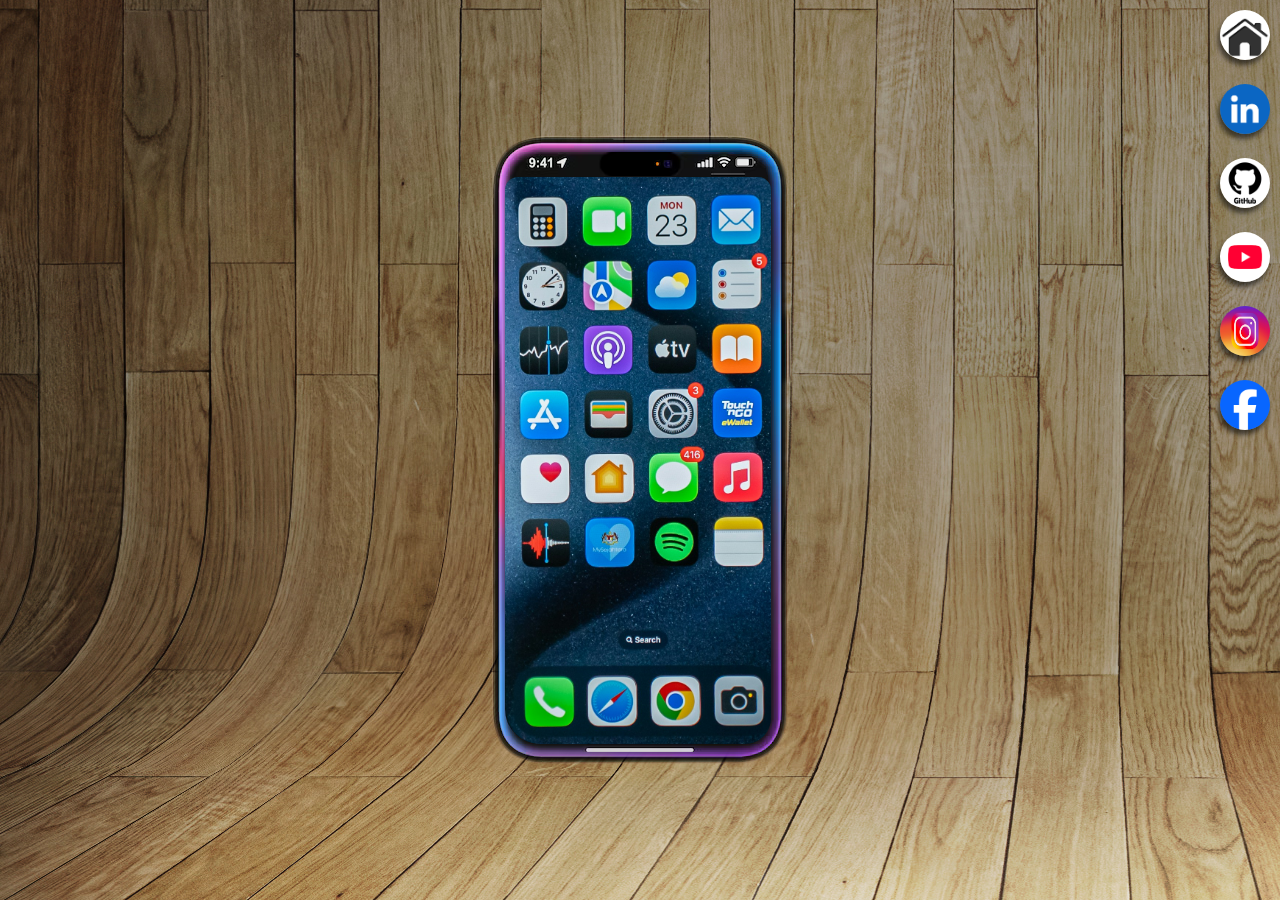
<file: index.html>
<!DOCTYPE html>
<html lang="pt-pt">
<head>
    <meta charset="UTF-8">
    <meta name="viewport" content="width=device-width, initial-scale=1.0">
    <title>PROJECTO_REDES SOCIAIS</title>
    <link rel="stylesheet" href="style.css">
</head>
<body>
    <main>
        <section id="telefone">
            <iframe src="home.html"  name="print" id="print" frameborder="0">
                O seu Navegador não é Compatível com este IFRAME!!
            </iframe>
        </section>

        <section id="redes-socias">
            <a href="home.html" target="print"><img src="imagens/Home.png" alt="logohome"></a><br>

            <a href="linkedin.html" target="print"><img src="imagens/LinkedIn.png" alt="logoyoutube"></a><br>

            <a href="github.html" target="print"><img src="imagens/Github.jpg" alt="logogithub"></a><br>

            <a href="youtube.html" target="print"><img src="imagens/Youtube.png" alt="youtube"></a><br>

            <a href="instagram.html" target="print"><img src="imagens/Instagram.jpeg" alt="logoinstagram"></a><br>

            <a href="facebook.html" target="print"><img src="imagens/facebook.png" alt="logofacebook"></a>
        </section>
    </main>
</body>
</html>
</file>
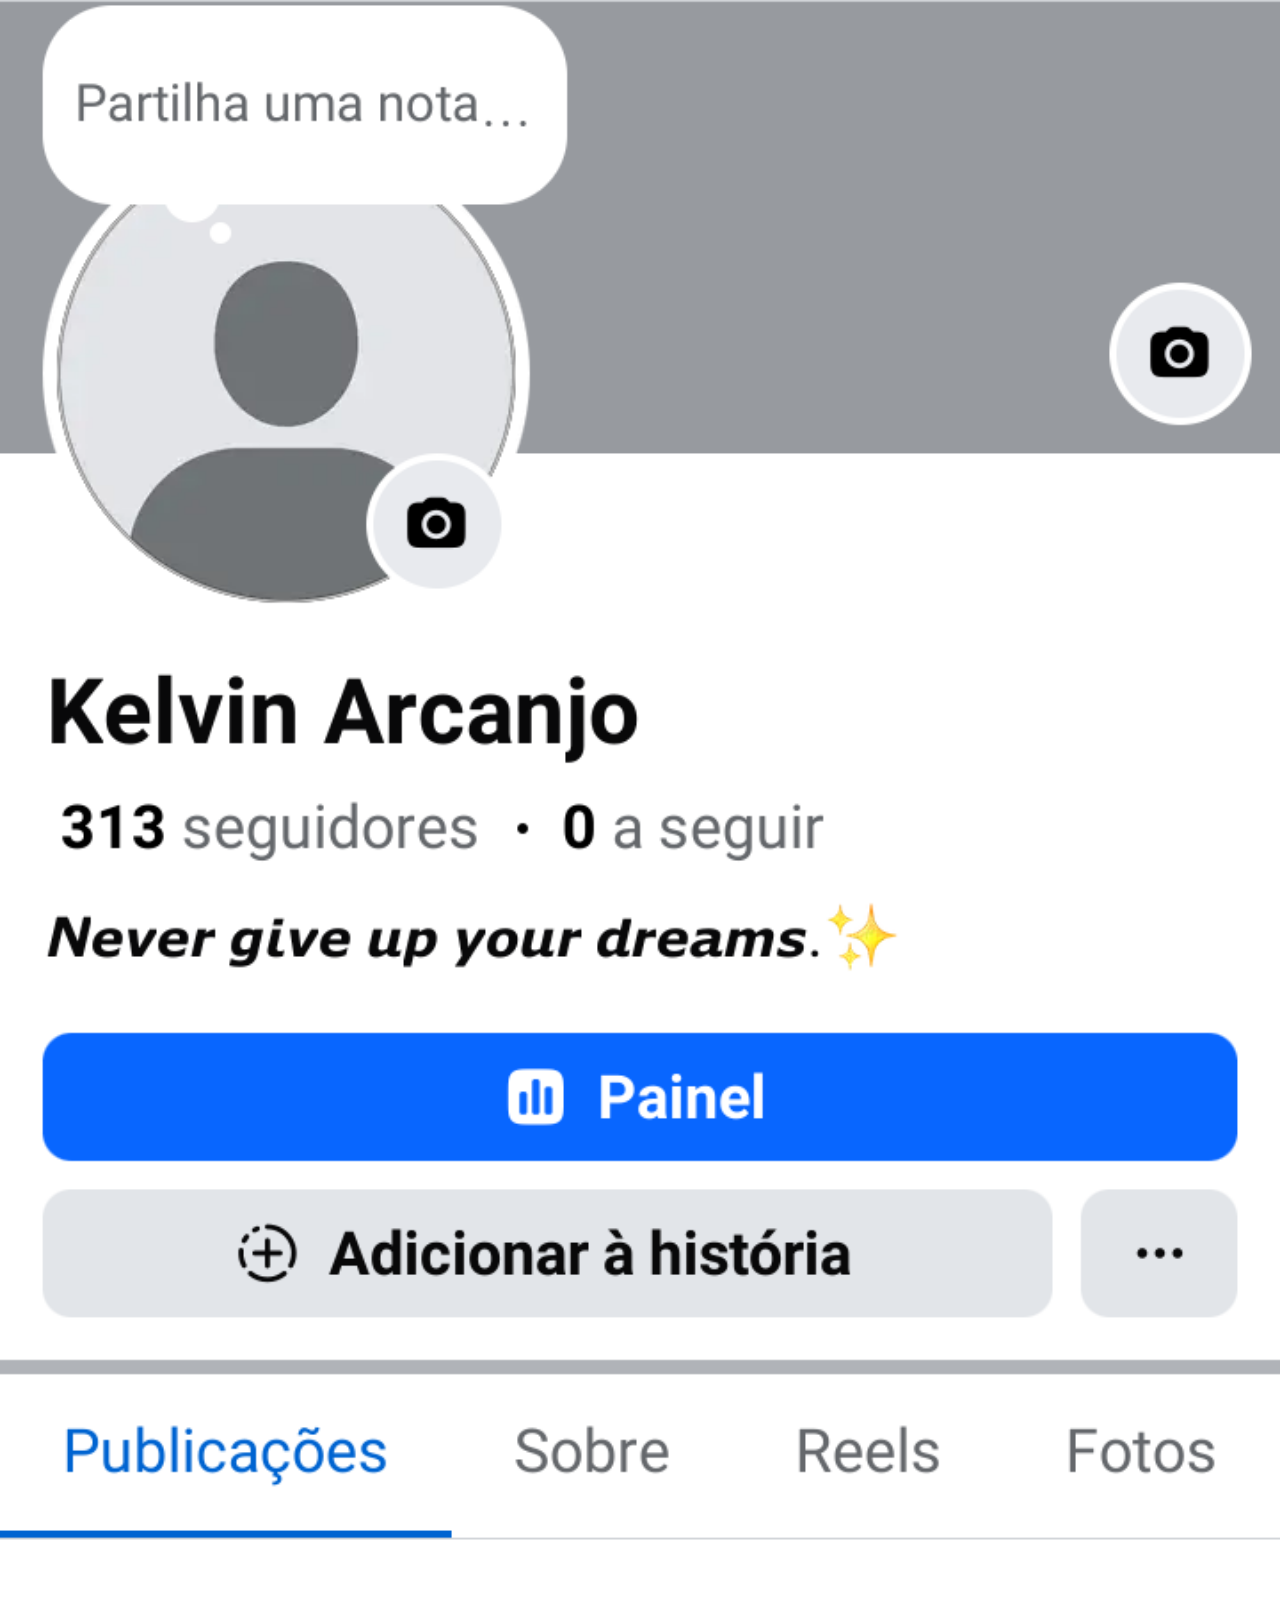
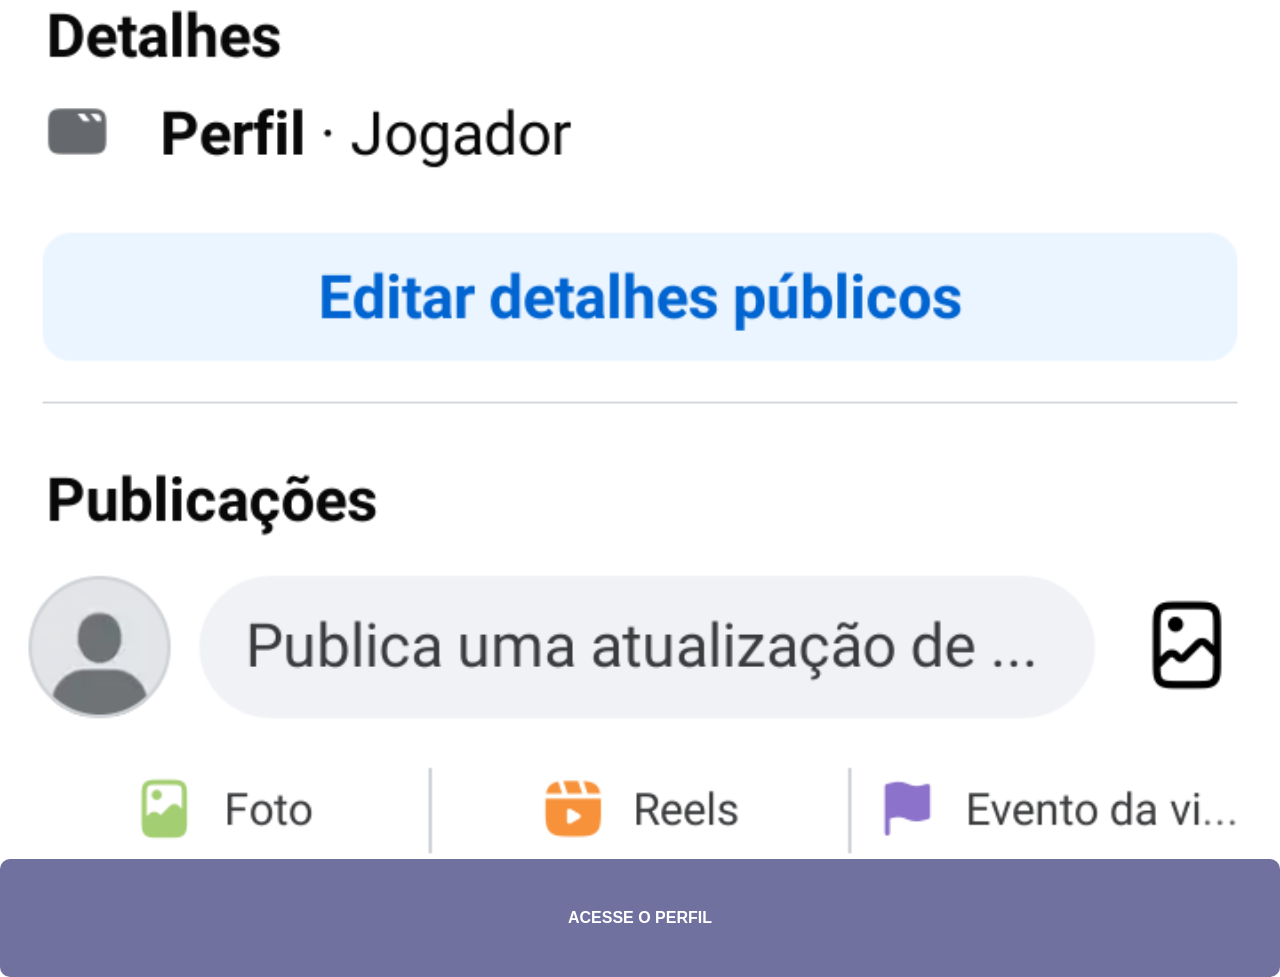
<file: facebook.html>
<!DOCTYPE html>
<html lang="pt-pt">
<head>
    <meta charset="UTF-8">
    <meta name="viewport" content="width=device-width, initial-scale=1.0">
    <title>PERFILFACEBOOK</title>
    <link rel="stylesheet" href="estilos/social.css">
</head>
<body>
    <img src="imagens/Imagens_Perfil-Redes Socias/perfilfacebook.png" alt="facebook">
    <a href="https://www.facebook.com/profile.php?id=100092334060976" target="_blank">ACESSE O PERFIL</a>
</body>
</html>
</file>
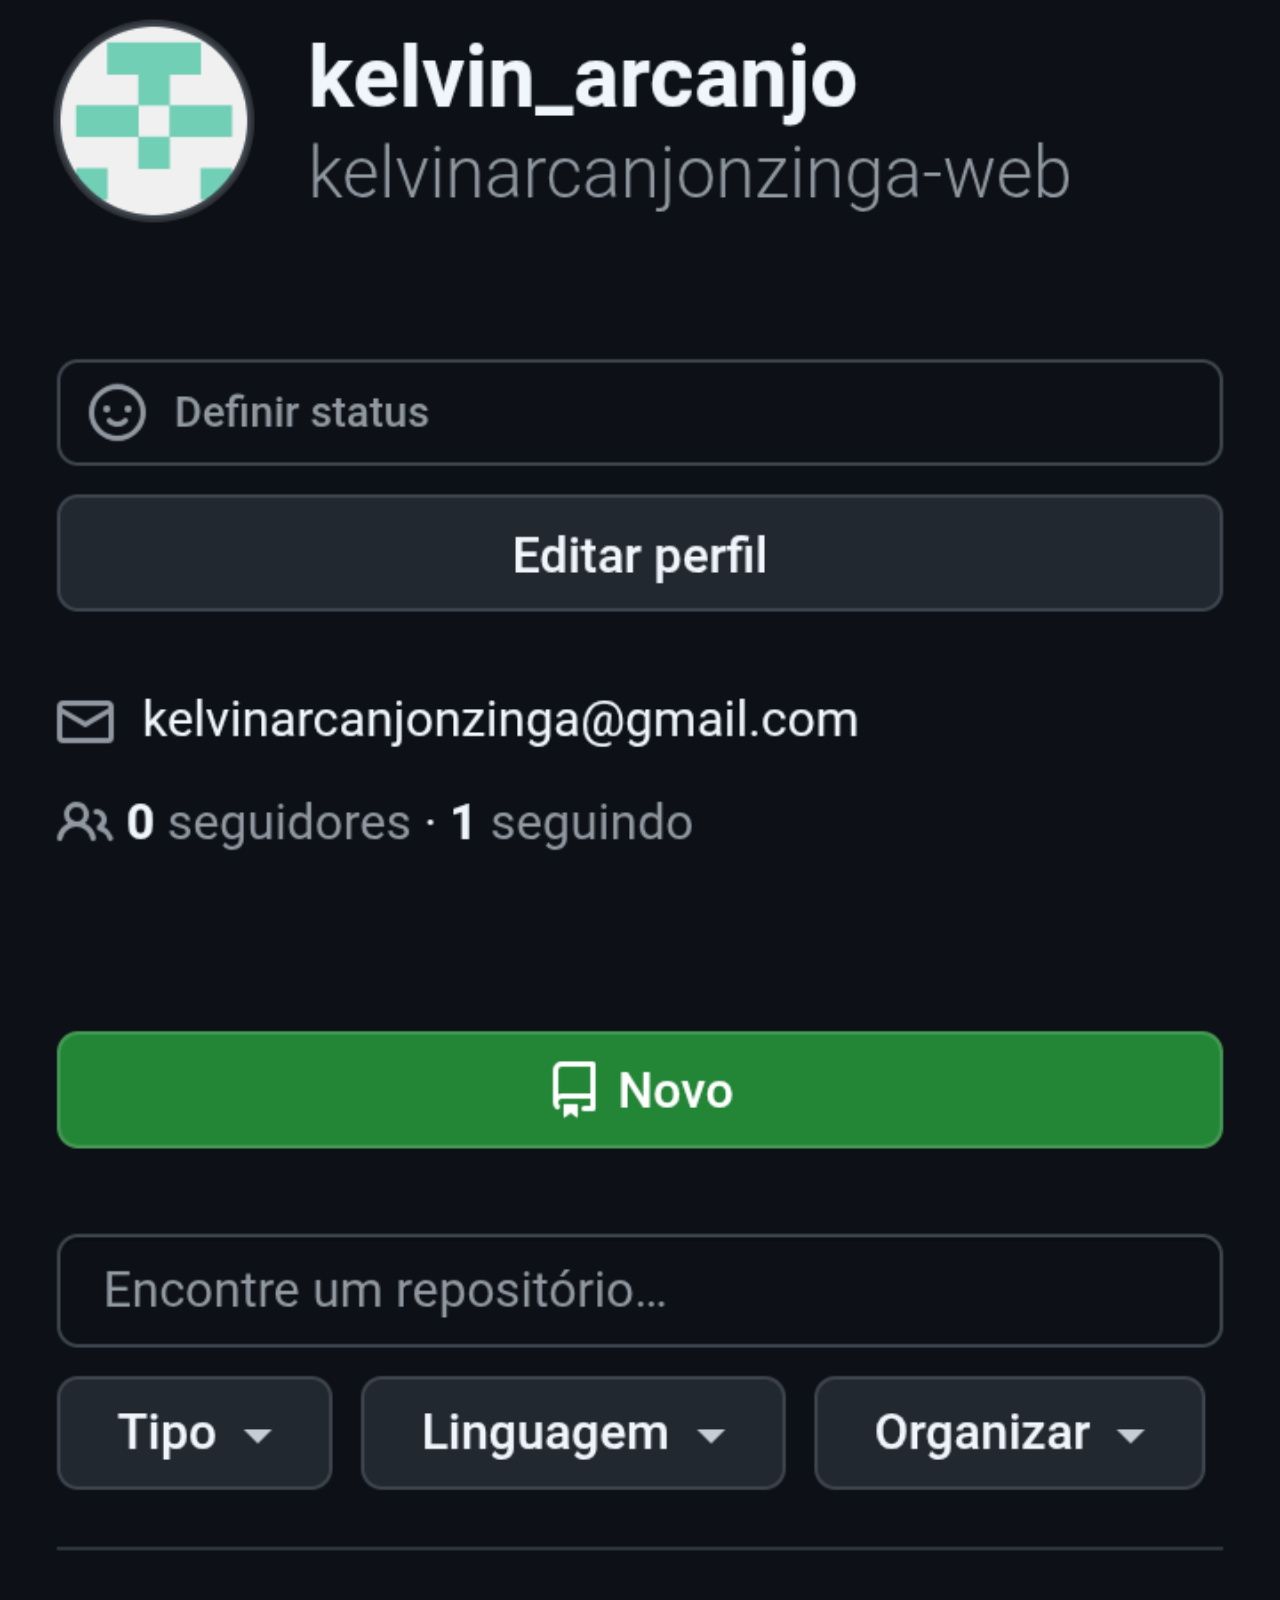
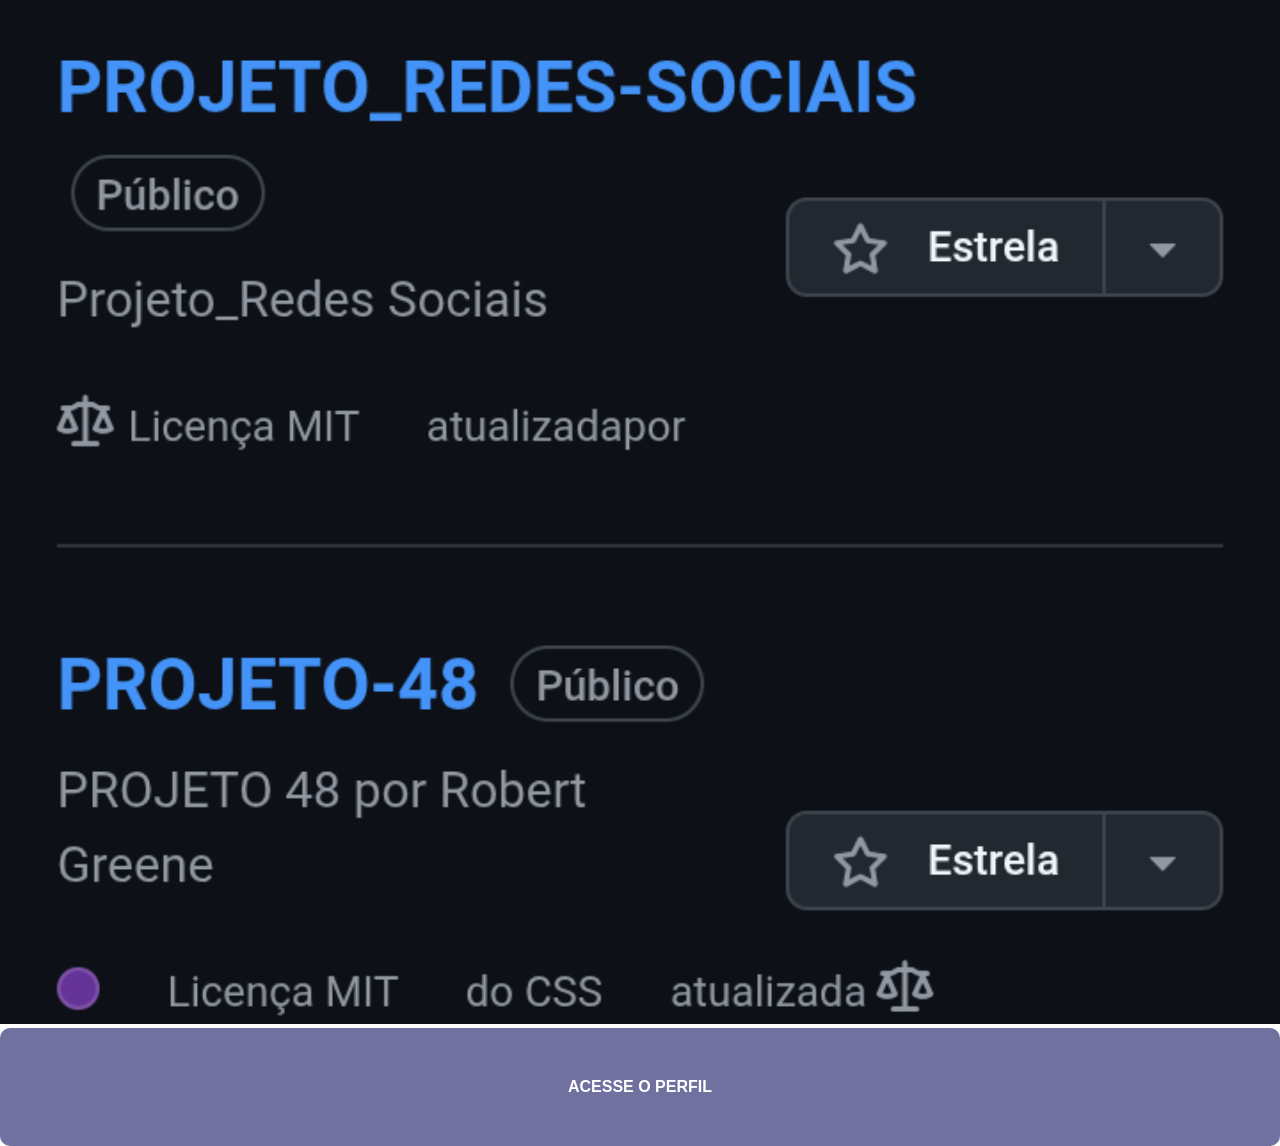
<file: github.html>
<!DOCTYPE html>
<html lang="pt-pt">
<head>
    <meta charset="UTF-8">
    <meta name="viewport" content="width=device-width, initial-scale=1.0">
    <title>PERFILGITHUB</title>
    <link rel="stylesheet" href="estilos/social.css">
</head>
<body>
    <img src="imagens/Imagens_Perfil-Redes Socias/perfilgithub.png" alt="github">
    <a href="https://github.com/kelvinarcanjonzinga-web" target="_blank">ACESSE O PERFIL</a>
</body>
</html>
</file>
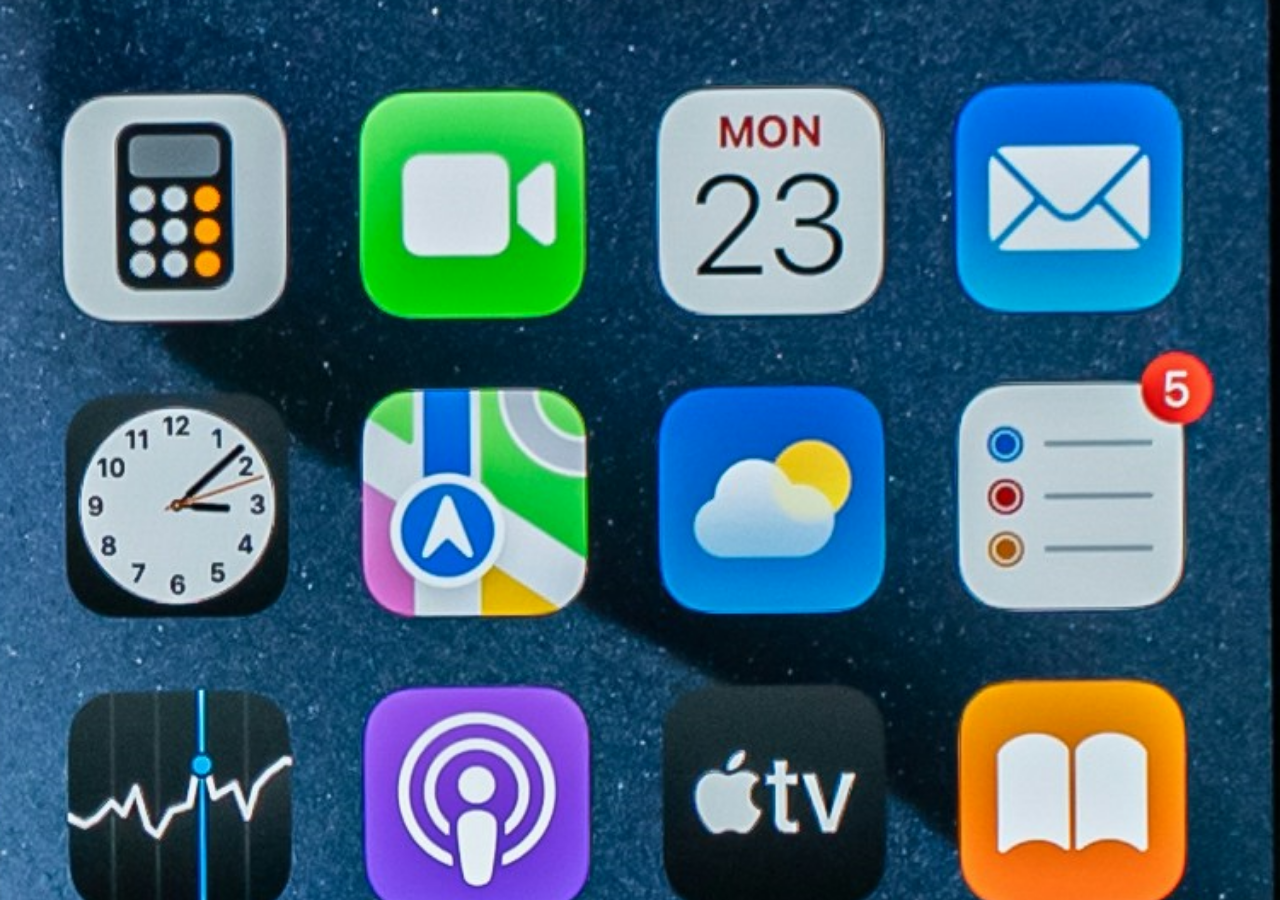
<file: home.html>
<!DOCTYPE html>
<html lang="pt-pt">
<head>
    <meta charset="UTF-8">
    <meta name="viewport" content="width=device-width, initial-scale=1.0">
    <title>Home</title>
    <style>
        *{
            margin: 0px;
            padding: 0px;
        }

        body{
            width: 100vw;
            height: 100vh;
            background-color: black;
            background: url('imagens/print.png') no-repeat;
            background-size: cover;
        }
    </style>
</head>
<body>
    
</body>
</html>
</file>
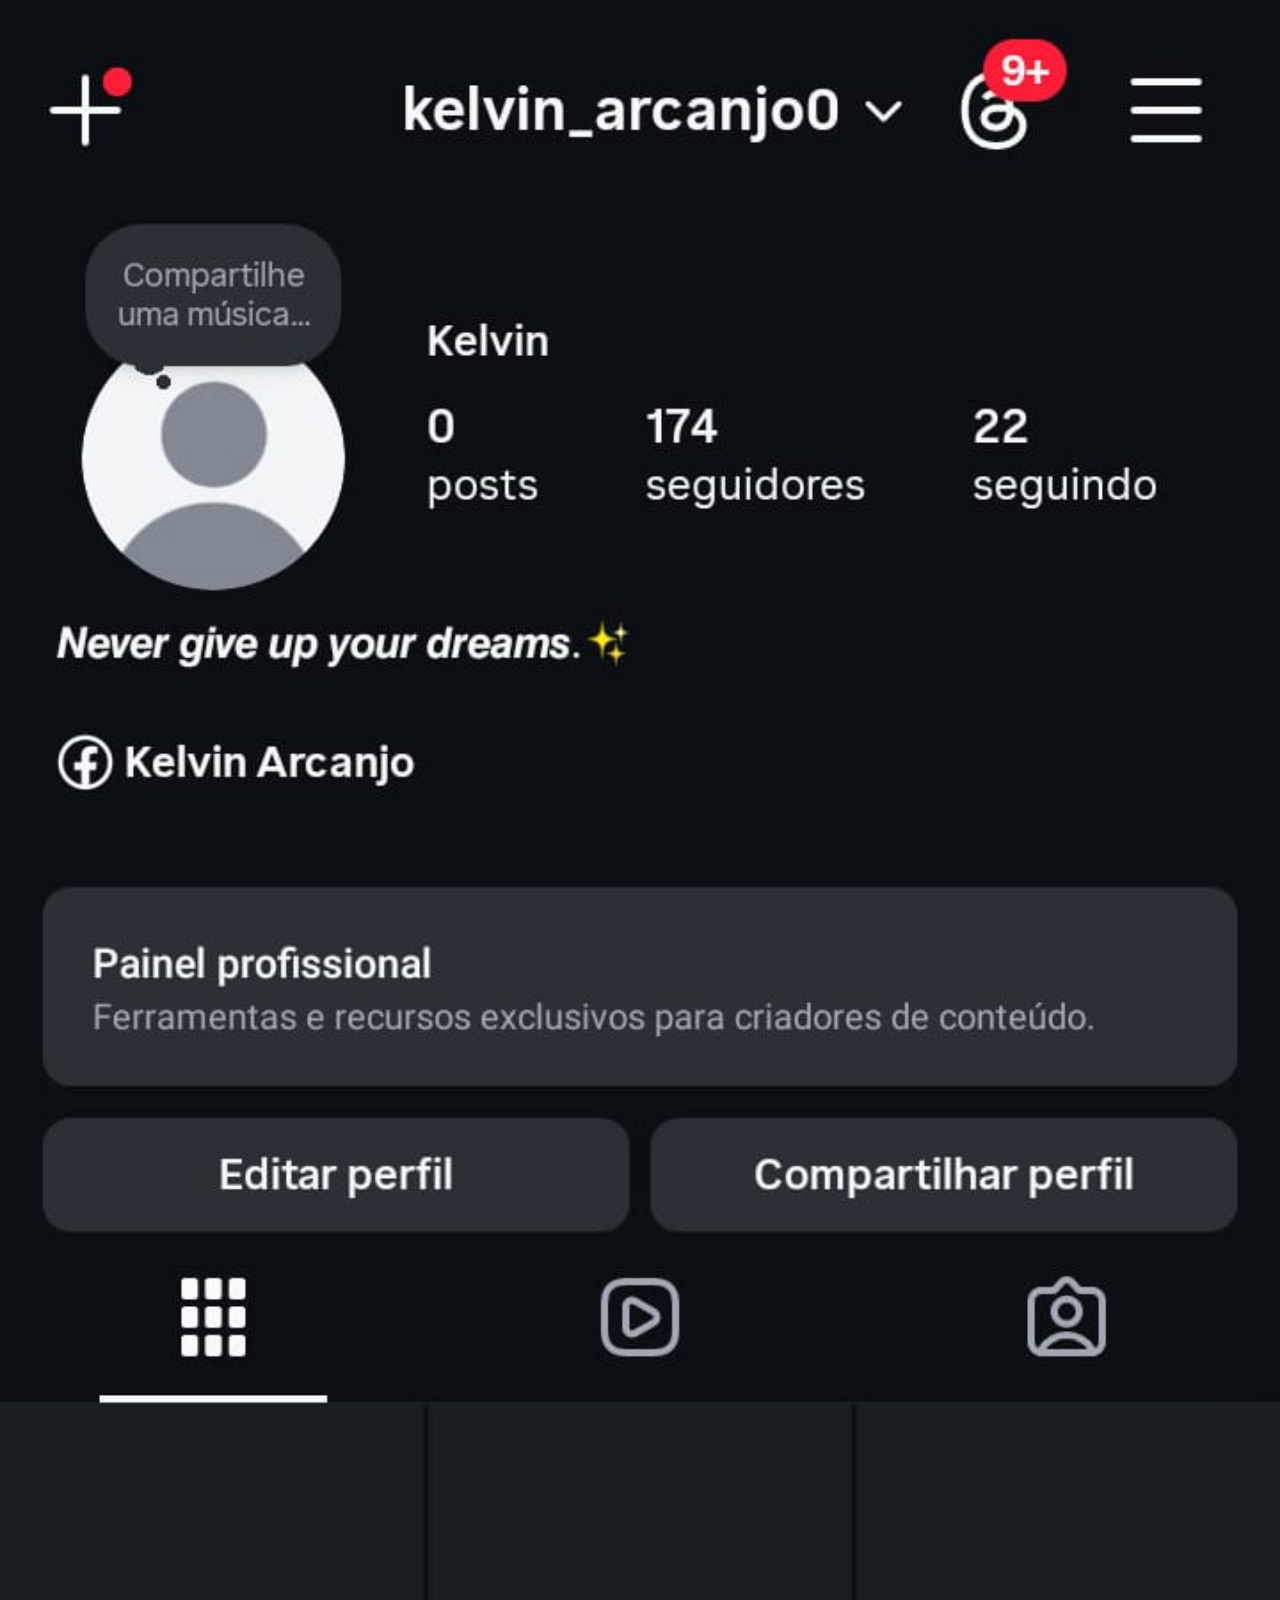
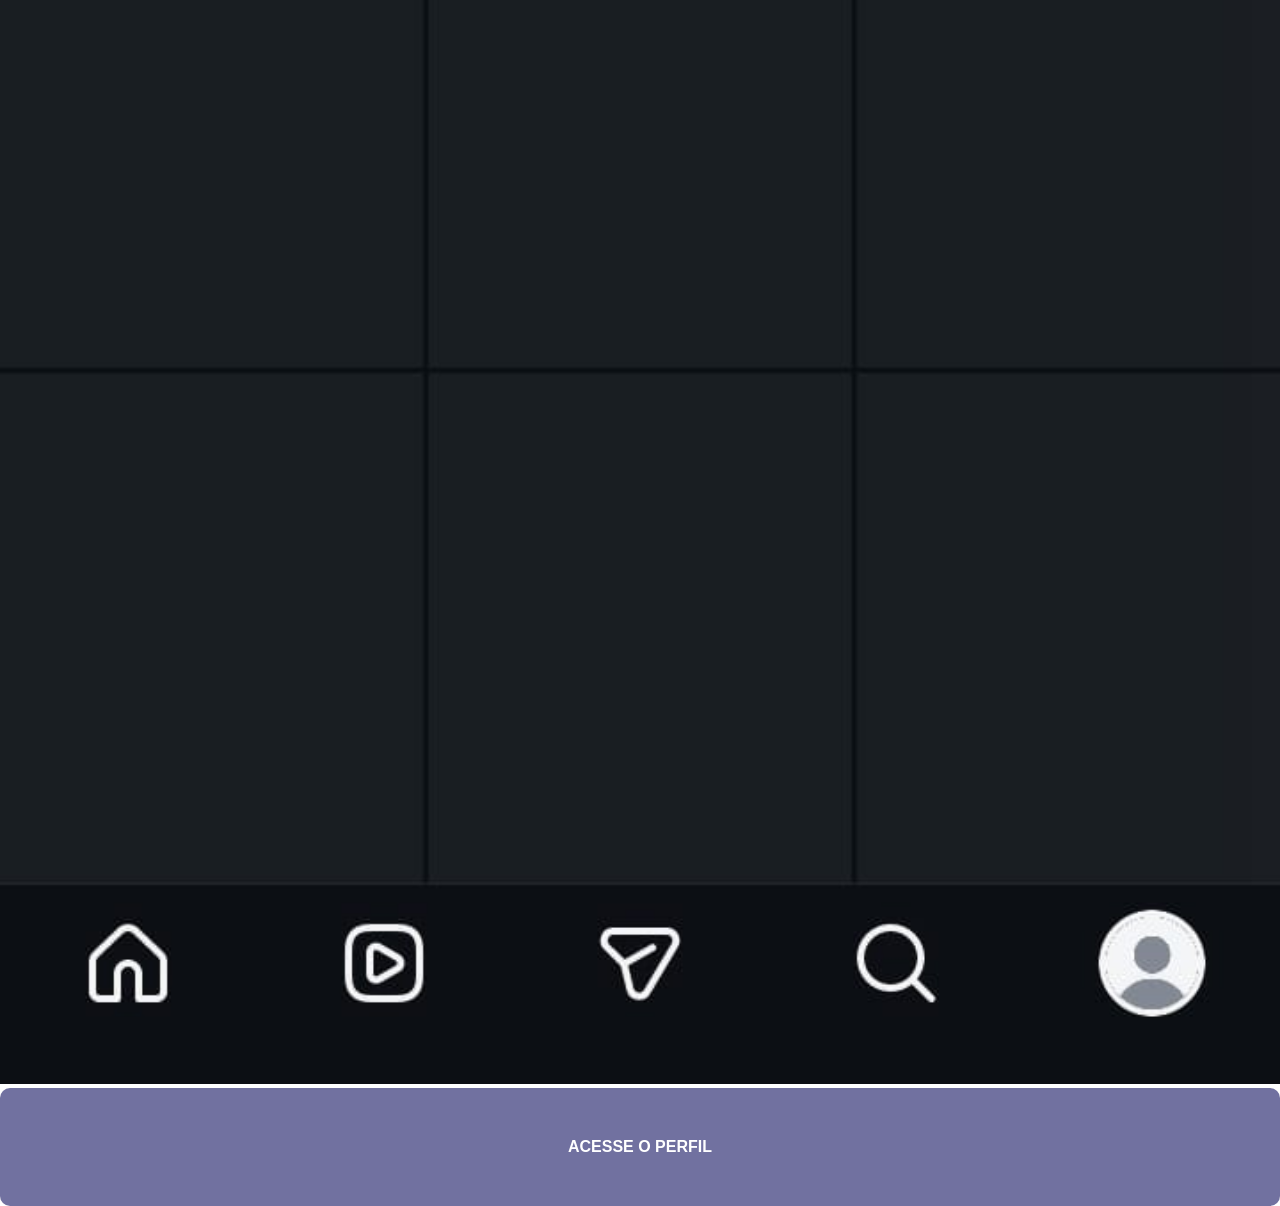
<file: instagram.html>
<!DOCTYPE html>
<html lang="pt-pt">
<head>
    <meta charset="UTF-8">
    <meta name="viewport" content="width=device-width, initial-scale=1.0">
    <title>PERFILINSTAGRAM</title>
    <link rel="stylesheet" href="estilos/social.css">
</head>
<body>
    <img src="imagens/Imagens_Perfil-Redes Socias/perfilinstagram.jpeg" alt="instagram">
    <a href="https://www.instagram.com/kelvin_arcanjo0/" target="_blank">ACESSE O PERFIL</a>
</body>
</html>
</file>
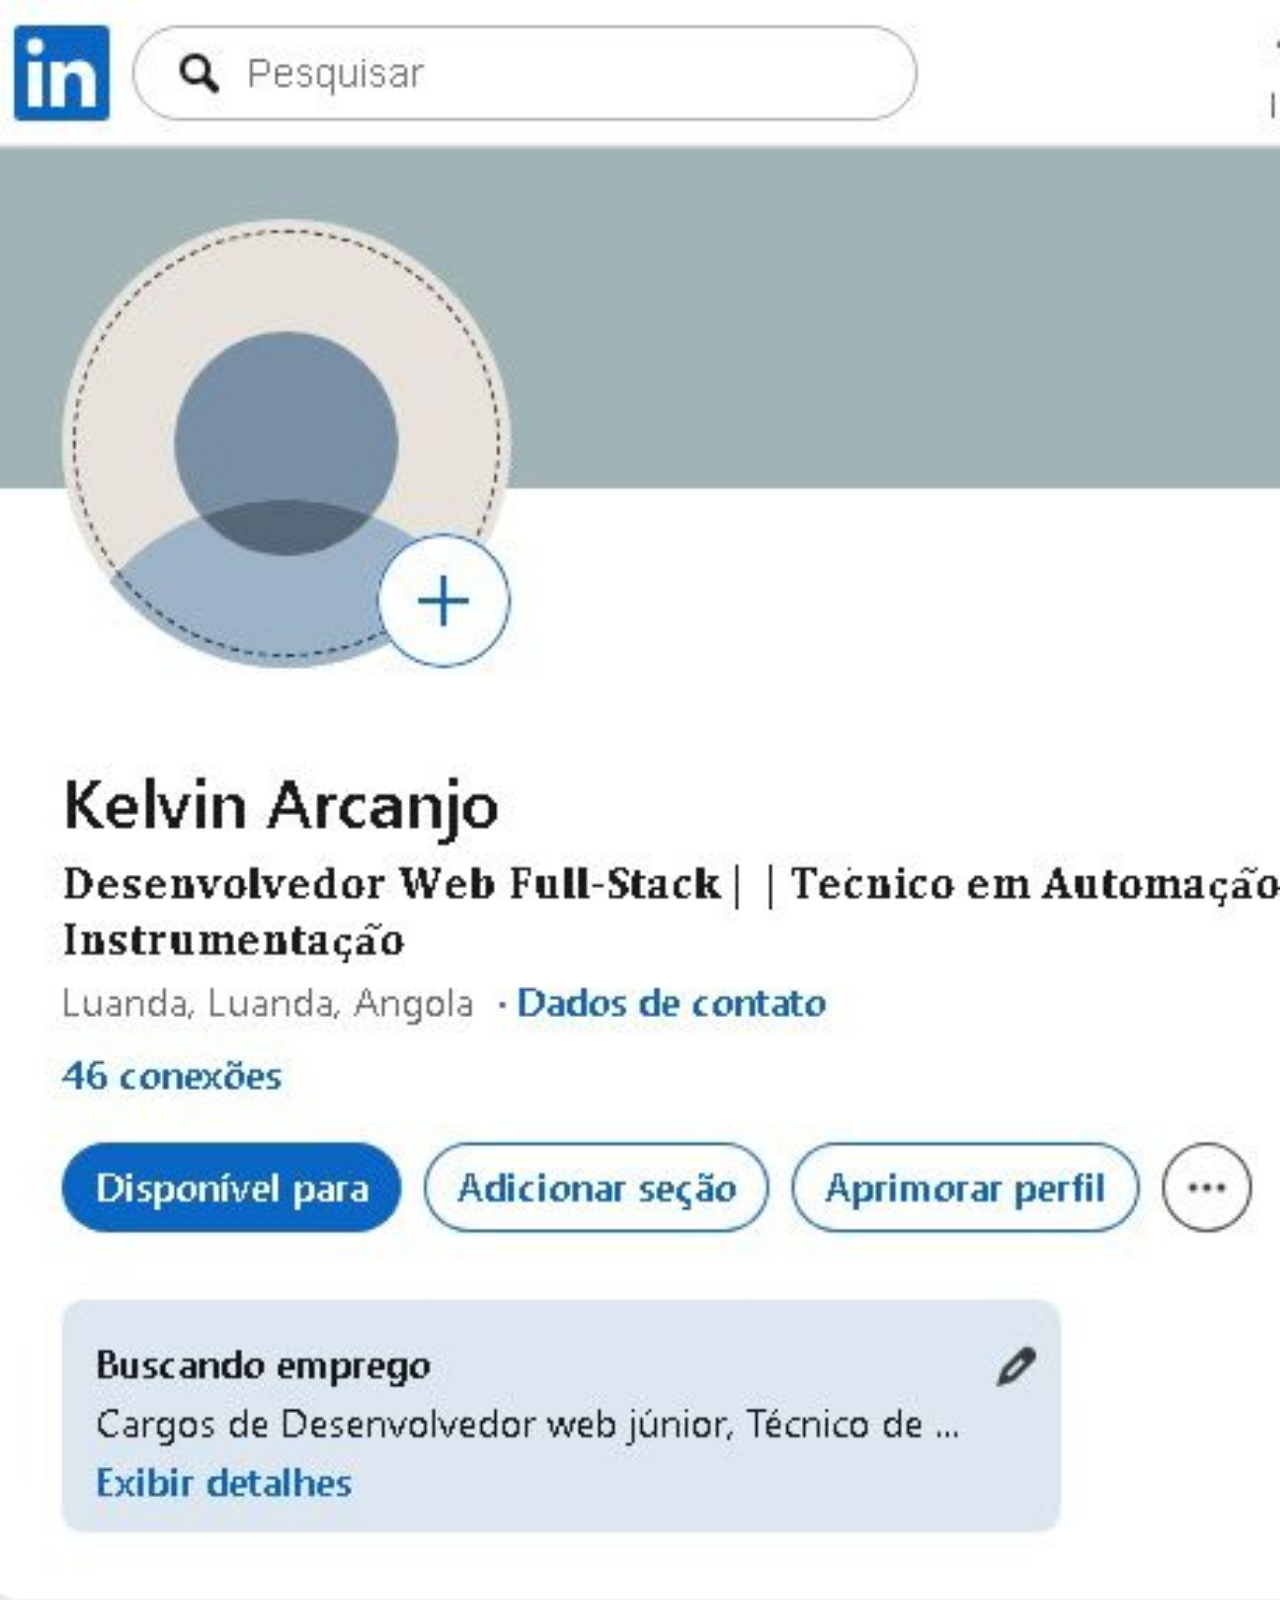
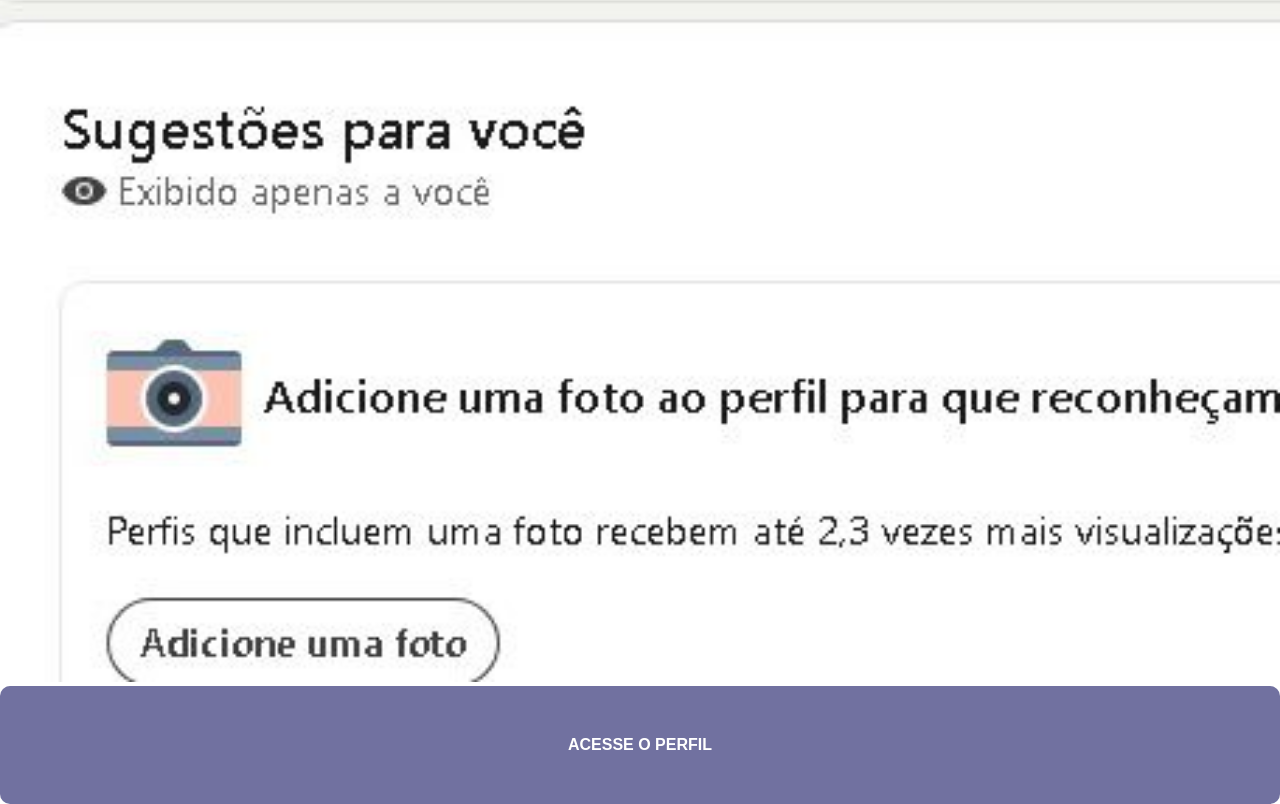
<file: linkedin.html>
<!DOCTYPE html>
<html lang="pt-pt">
<head>
    <meta charset="UTF-8">
    <meta name="viewport" content="width=device-width, initial-scale=1.0">
    <title>PERFILLINKEDIN</title>
     <link rel="stylesheet" href="estilos/social.css">
</head>
<body>
    <img src="imagens/Imagens_Perfil-Redes Socias/perfillinkedin.jpg" alt="linkedin">
    <a href="https://www.linkedin.com/in/kelvinarcanjo/" target="_blank">ACESSE O PERFIL</a>
</body>
</html>
</file>
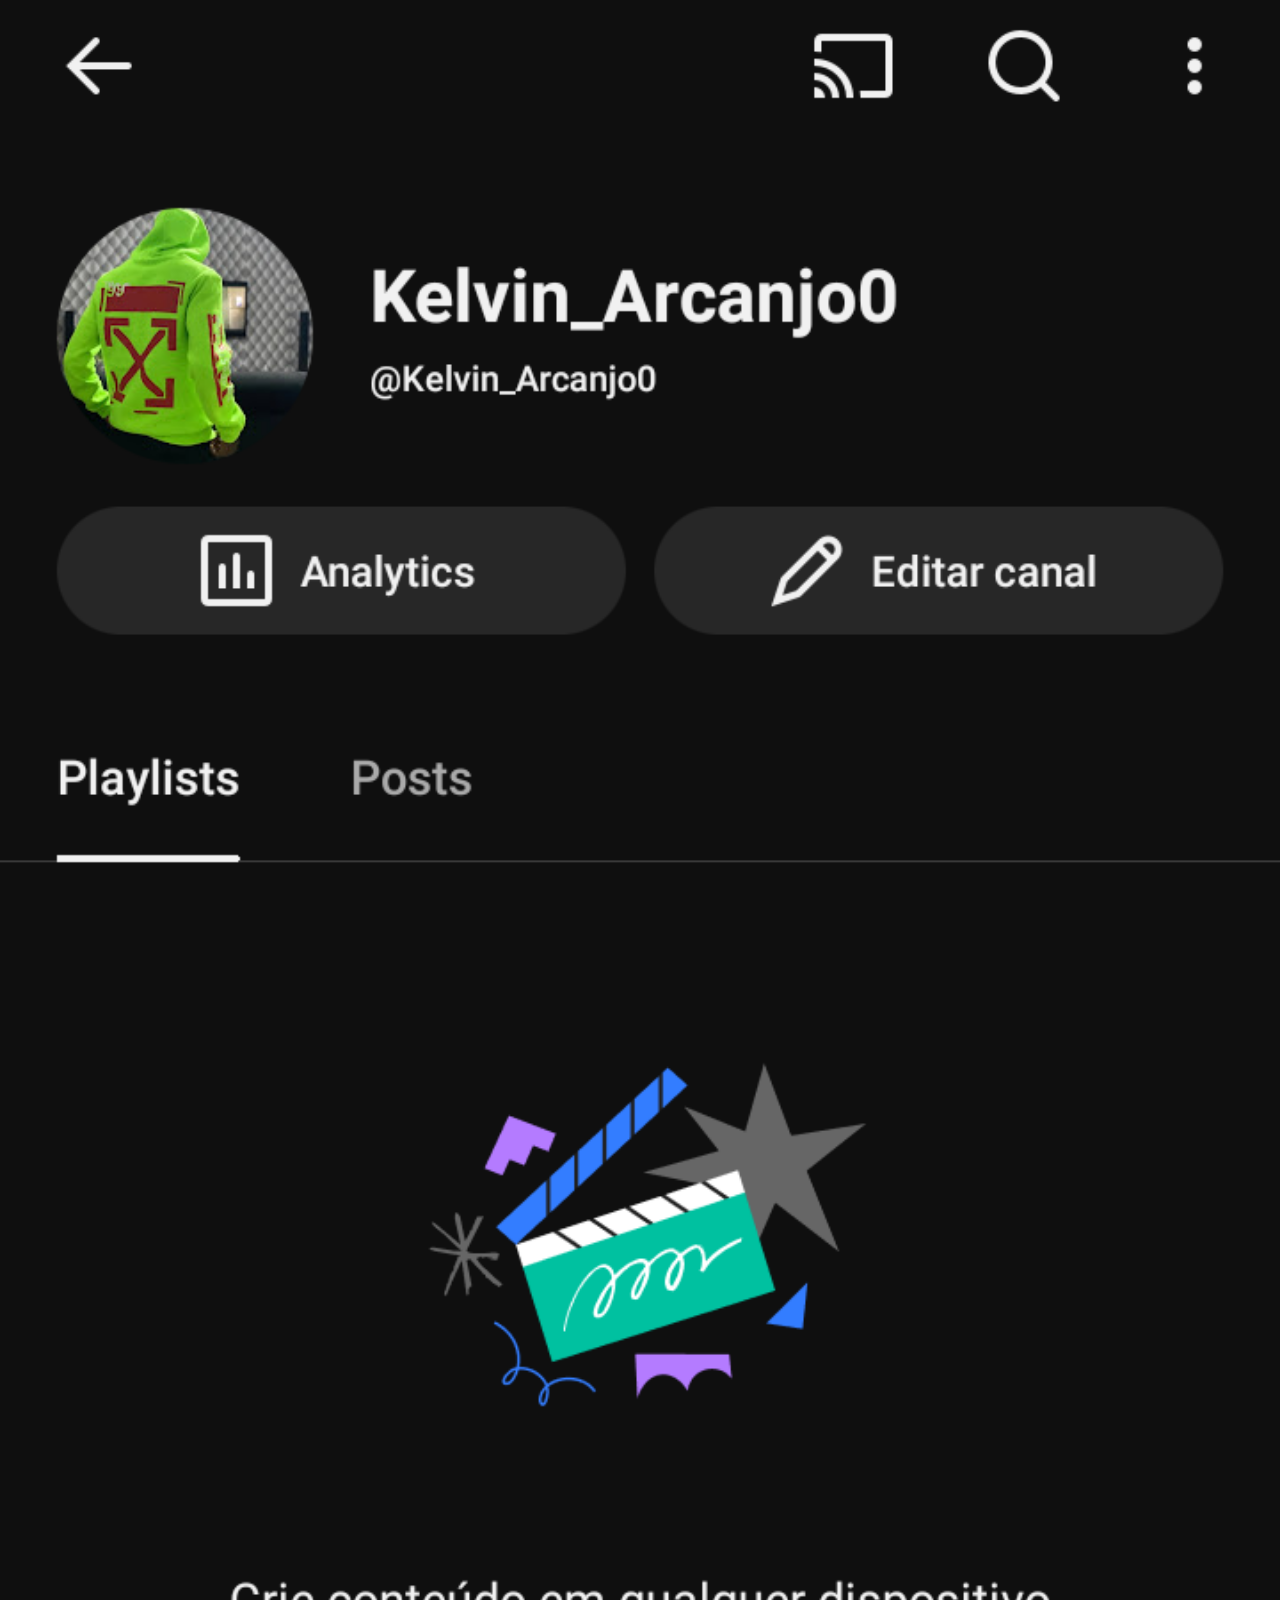
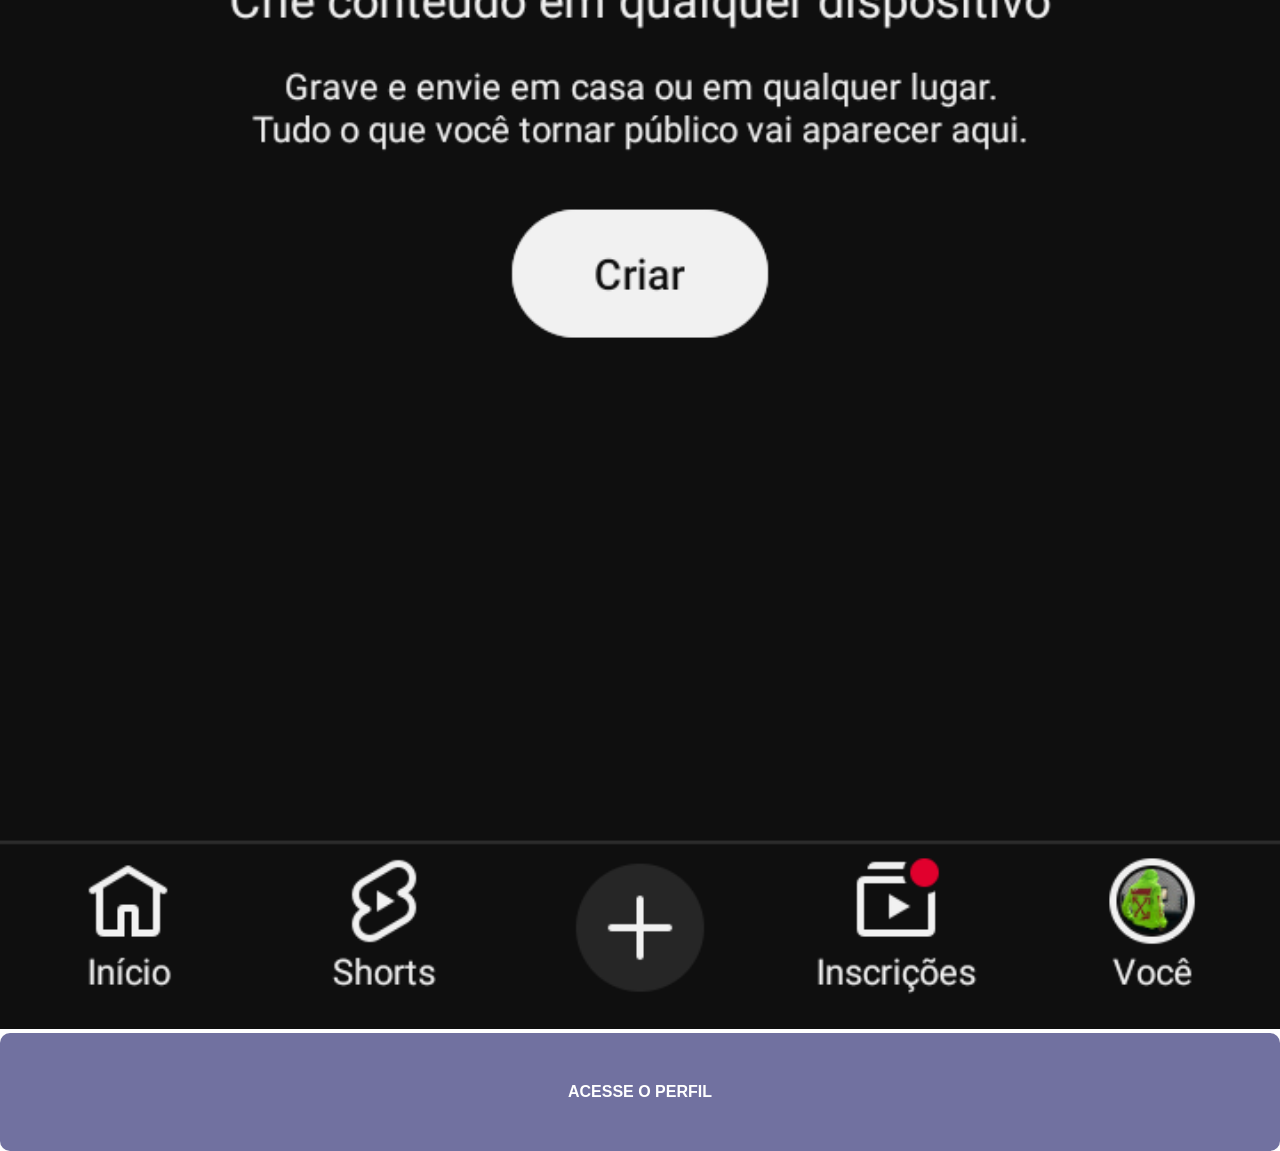
<file: youtube.html>
<!DOCTYPE html>
<html lang="pt-pt">
<head>
    <meta charset="UTF-8">
    <meta name="viewport" content="width=device-width, initial-scale=1.0">
    <title>YOUTUBE</title>
    <link rel="stylesheet" href="estilos/social.css">
</head>
<body>
    <img src="imagens/Imagens_Perfil-Redes Socias/perfilyoutube.png" alt="youtube">
    <a href="https://www.youtube.com/@Kelvin_Arcanjo0" target="_blank">ACESSE O PERFIL</a>
</body>
</html>
</file>
<file: style.css>
@charset "UTF-8";

*{
    margin: 0;
    padding: 0;
    font-family: Arial, Helvetica, sans-serif;
}


html, body{
    width: 100vw;
    height: 100vh;
    background-color: black;
    overflow-x: hidden;
}

body{
    background: url('imagens/fundo-madeira.jpg');
    background-repeat: no-repeat;
    background-position: center left;
    background-attachment: fixed;
}

main{
    position: relative;
    height: 100vh;
}

section#telefone{
    position: absolute;
    width: 740px;
    height: 740px;
    top: 50%;
    left: 50%;
    transform: translate(-50%,-50%);
    background: url('imagens/imagem-telefone.png') no-repeat;
}

iframe#print{
    position: relative;
    top:97px ;
    left:235px;
    width: 266px;
    height: 567px;
    border-top-left-radius: 13px;
    border-top-right-radius: 13px;
    border-bottom-left-radius: 35px;
    border-bottom-right-radius: 26px;
}

section#redes-socias > a > img{
    position: relative;
    z-index: 3;
    width: 50px;
    height: 50px;
    margin: 10px;
    border-radius: 50%;
    box-shadow: -2px 5px 5px rgba(0, 0, 0, 0.575);
}

section#redes-socias{
    text-align: right;
    z-index: 2;
}

section#redes-socias > a > img:hover{
    border: 2px solid rgba(255, 255, 255, 0);
    transform: translate(-3px, 2px);
    box-shadow: -5px -5px 10px rgba(0, 0, 0, 0.418);
    transition: transform 1.0s;
}
</file>
<file: estilos/social.css>
@charset "UTF-8";

        *{
         margin: 0;
         padding: 0;
         font-family: Arial, Helvetica, sans-serif;
         overflow-x:hidden ;
        }

      img{
        width: 100vw;
      }
      
      a{
        display: block;
        background-color: rgb(113, 113, 160);
        color: white;
        text-align: center;
        font-weight: bolder;
        text-decoration: none;
        border-radius: 10px;
        padding: 50px;
      }

      a:hover{
        background-color: rgb(67, 67, 216);
        color: whitesmoke;
        font-weight: 900;
      }
</file>
